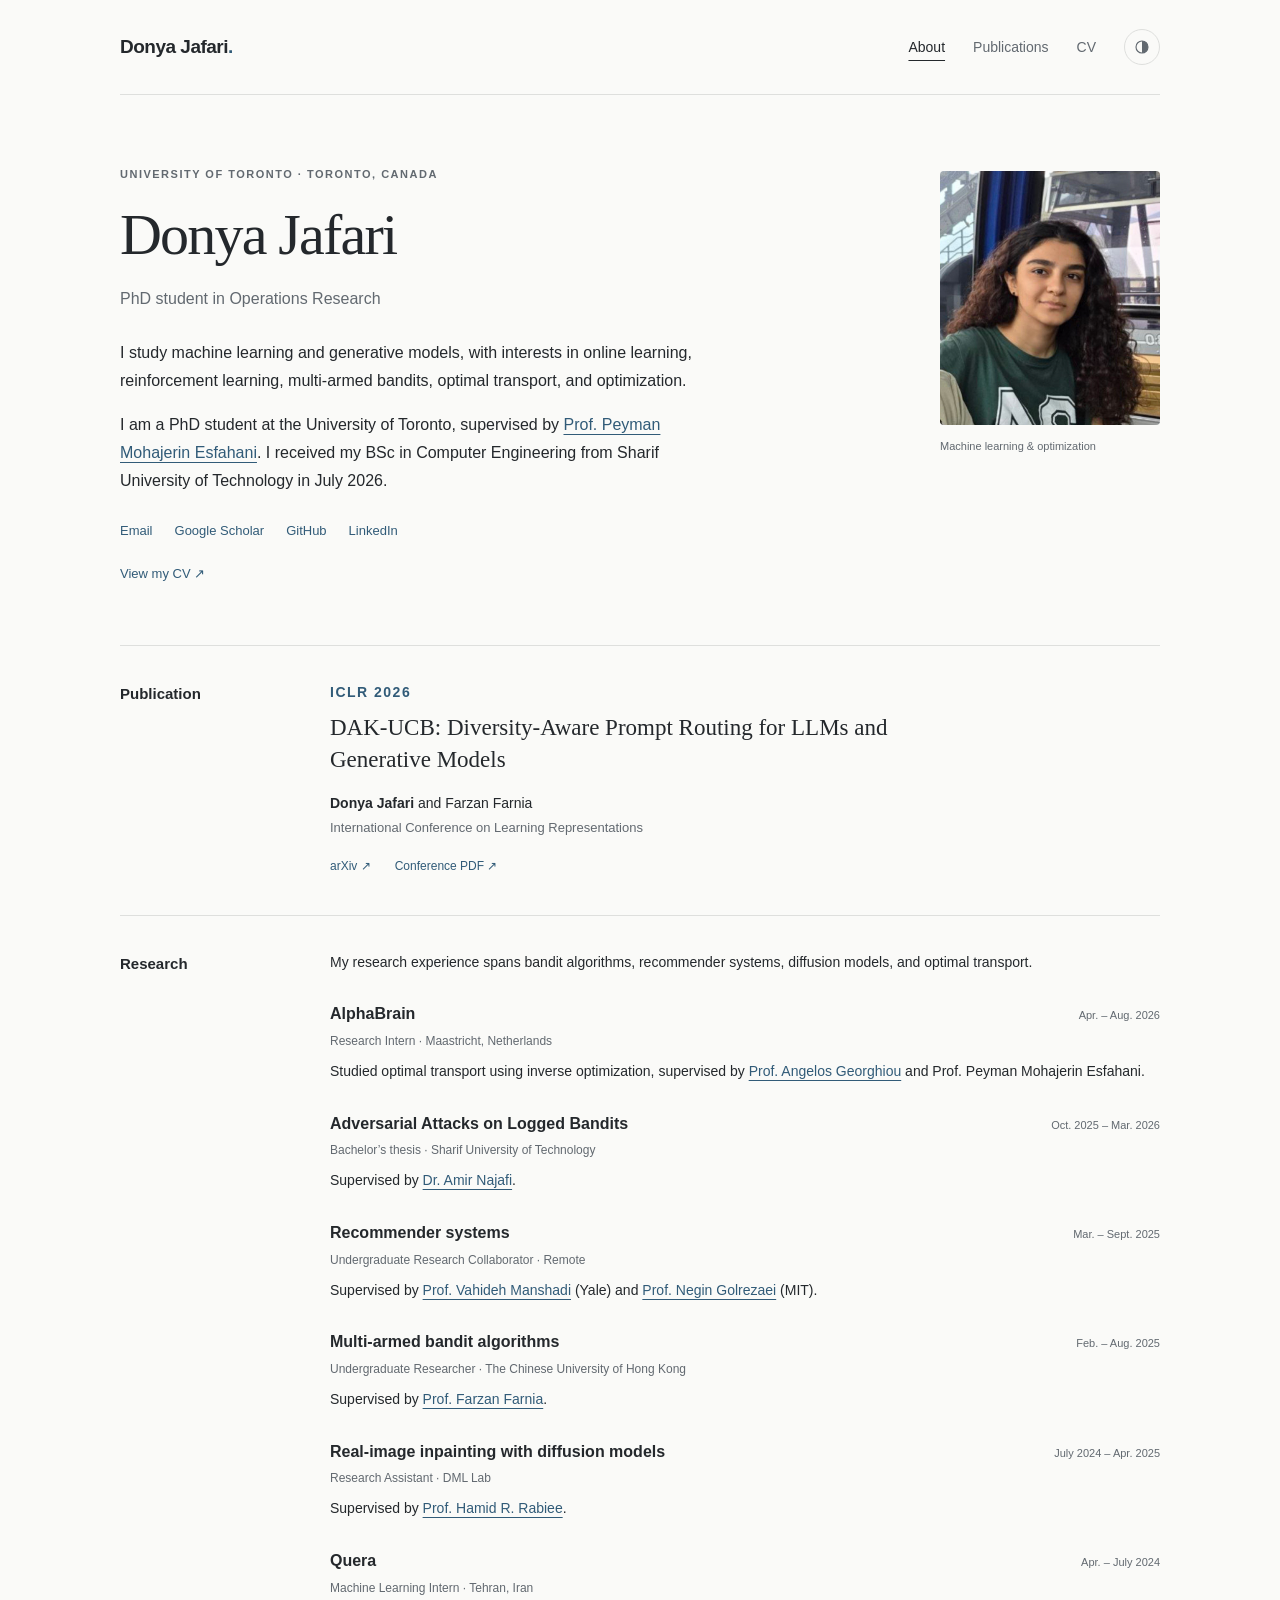
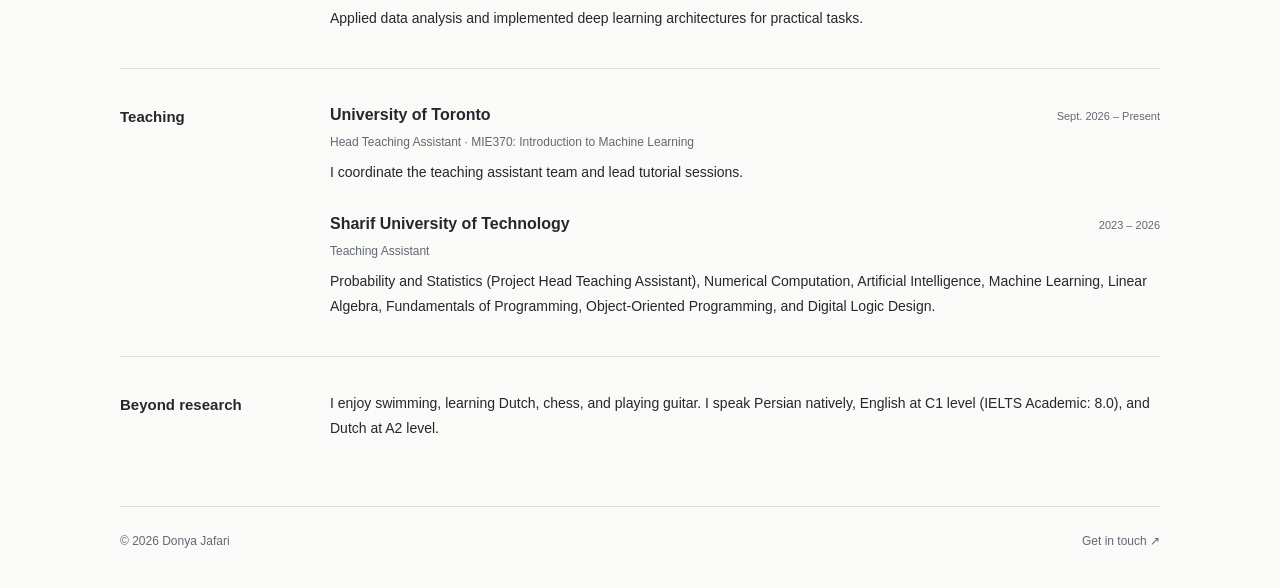
<file: index.html>
<!doctype html>
<html lang="en">
<head>
  <meta charset="utf-8">
  <meta name="viewport" content="width=device-width, initial-scale=1">
  <meta name="description" content="Donya Jafari, PhD student at the University of Toronto. Research in machine learning, bandits, online learning, and optimization.">
  <meta name="theme-color" content="#fafaf8">
  <title>About · Donya Jafari</title>
  <script src="theme.js"></script>
  <link rel="stylesheet" href="styles.css">
</head>
<body>
  <a class="skip-link" href="#main">Skip to content</a>
  <header class="site-header container">
    <nav aria-label="Main navigation">
      <a class="wordmark" href="./">Donya Jafari<span class="wordmark-dot">.</span></a>
      <div class="nav-links"><a href="about.html" aria-current="page">About</a>
<a href="publications.html">Publications</a>
<a href="cv.html">CV</a></div>
      <button class="theme-toggle" type="button" aria-label="Switch to dark theme" aria-pressed="false" hidden><svg viewBox="0 0 24 24" width="18" height="18" fill="none" stroke="currentColor" stroke-width="1.5" aria-hidden="true"><circle cx="12" cy="12" r="8"/><path d="M12 4a8 8 0 0 1 0 16Z" fill="currentColor" stroke="none"/></svg></button>
    </nav>
  </header>
  <main id="main" class="container" tabindex="-1">
<section class="intro">
  <div class="intro-copy">
    <p class="eyebrow">University of Toronto · Toronto, Canada</p>
    <h1>Donya Jafari</h1>
    <p class="role">PhD student in Operations Research</p>
    <p>I study machine learning and generative models, with interests in online learning, reinforcement learning, multi-armed bandits, optimal transport, and optimization.</p>
    <p>I am a PhD student at the University of Toronto, supervised by <a href="https://scholar.google.com/citations?user=ZTan-7YAAAAJ">Prof. Peyman Mohajerin Esfahani</a>. I received my BSc in Computer Engineering from Sharif University of Technology in July 2026.</p>
    <div class="social-links"><a href="mailto:donya.jafari@mail.utoronto.ca">Email</a><a href="https://scholar.google.com/citations?user=WCK7U_UAAAAJ&amp;hl=en">Google Scholar</a><a href="https://github.com/Donya-Jafari">GitHub</a><a href="https://linkedin.com/in/donyajafari">LinkedIn</a></div>
    <a class="text-link" href="Donya_Jafari_CV.pdf?v=b7afe9db0399">View my CV <span aria-hidden="true">↗</span></a>
  </div>
  <figure class="portrait"><img src="image.png" alt="Portrait of Donya Jafari" width="260" height="300"><figcaption>Machine learning &amp; optimization</figcaption></figure>
</section>
<section class="section-row" aria-labelledby="publication-title"><h2 id="publication-title">Publication</h2><div class="section-content"><article class="publication"><p class="eyebrow">ICLR 2026</p><h3><a href="https://arxiv.org/abs/2603.23140">DAK-UCB: Diversity-Aware Prompt Routing for LLMs and Generative Models</a></h3><p class="authors"><strong>Donya Jafari</strong> and Farzan Farnia</p><p class="venue">International Conference on Learning Representations</p><div class="paper-links"><a href="https://arxiv.org/abs/2603.23140">arXiv <span aria-hidden="true">↗</span></a><a href="ICLR2026_CameraReady-5.pdf">Conference PDF <span aria-hidden="true">↗</span></a></div></article></div></section>
<section class="section-row" aria-labelledby="research-title">
  <h2 id="research-title">Research</h2>
  <div class="section-content">
    <p>My research experience spans bandit algorithms, recommender systems, diffusion models, and optimal transport.</p>
    <div class="experience"><div class="entry-heading"><h3>AlphaBrain</h3><span class="date">Apr. – Aug. 2026</span></div><p class="entry-role">Research Intern · Maastricht, Netherlands</p><p>Studied optimal transport using inverse optimization, supervised by <a href="https://www.ucy.ac.cy/directory/profile/ageorg07">Prof. Angelos Georghiou</a> and Prof. Peyman Mohajerin Esfahani.</p></div>
    <div class="experience"><div class="entry-heading"><h3>Adversarial Attacks on Logged Bandits</h3><span class="date">Oct. 2025 – Mar. 2026</span></div><p class="entry-role">Bachelor’s thesis · Sharif University of Technology</p><p>Supervised by <a href="https://scholar.google.com/citations?user=N_zYPC0AAAAJ">Dr. Amir Najafi</a>.</p></div>
    <div class="experience"><div class="entry-heading"><h3>Recommender systems</h3><span class="date">Mar. – Sept. 2025</span></div><p class="entry-role">Undergraduate Research Collaborator · Remote</p><p>Supervised by <a href="https://som.yale.edu/faculty-research/faculty-directory/vahideh-manshadi">Prof. Vahideh Manshadi</a> (Yale) and <a href="https://www.mit.edu/~golrezae/">Prof. Negin Golrezaei</a> (MIT).</p></div>
    <div class="experience"><div class="entry-heading"><h3>Multi-armed bandit algorithms</h3><span class="date">Feb. – Aug. 2025</span></div><p class="entry-role">Undergraduate Researcher · The Chinese University of Hong Kong</p><p>Supervised by <a href="https://www.cse.cuhk.edu.hk/people/faculty/farzan-farnia/">Prof. Farzan Farnia</a>.</p></div>
    <div class="experience"><div class="entry-heading"><h3>Real-image inpainting with diffusion models</h3><span class="date">July 2024 – Apr. 2025</span></div><p class="entry-role">Research Assistant · DML Lab</p><p>Supervised by <a href="https://sharif.edu/~rabiee/">Prof. Hamid R. Rabiee</a>.</p></div>
    <div class="experience"><div class="entry-heading"><h3>Quera</h3><span class="date">Apr. – July 2024</span></div><p class="entry-role">Machine Learning Intern · Tehran, Iran</p><p>Applied data analysis and implemented deep learning architectures for practical tasks.</p></div>
  </div>
</section>
<section class="section-row" aria-labelledby="teaching-title"><h2 id="teaching-title">Teaching</h2><div class="section-content">
  <div class="experience"><div class="entry-heading"><h3>University of Toronto</h3><span class="date">Sept. 2026 – Present</span></div><p class="entry-role">Head Teaching Assistant · MIE370: Introduction to Machine Learning</p><p>I coordinate the teaching assistant team and lead tutorial sessions.</p></div>
  <div class="experience"><div class="entry-heading"><h3>Sharif University of Technology</h3><span class="date">2023 – 2026</span></div><p class="entry-role">Teaching Assistant</p><p>Probability and Statistics (Project Head Teaching Assistant), Numerical Computation, Artificial Intelligence, Machine Learning, Linear Algebra, Fundamentals of Programming, Object-Oriented Programming, and Digital Logic Design.</p></div>
</div></section>
<section class="section-row" aria-labelledby="beyond-title"><h2 id="beyond-title">Beyond research</h2><div class="section-content"><p>I enjoy swimming, learning Dutch, chess, and playing guitar. I speak Persian natively, English at C1 level (IELTS Academic: 8.0), and Dutch at A2 level.</p></div></section>
</main>
  <footer class="site-footer container"><span>© 2026 Donya Jafari</span><a href="mailto:donya.jafari@mail.utoronto.ca">Get in touch <span aria-hidden="true">↗</span></a></footer>
</body>
</html>
</file>
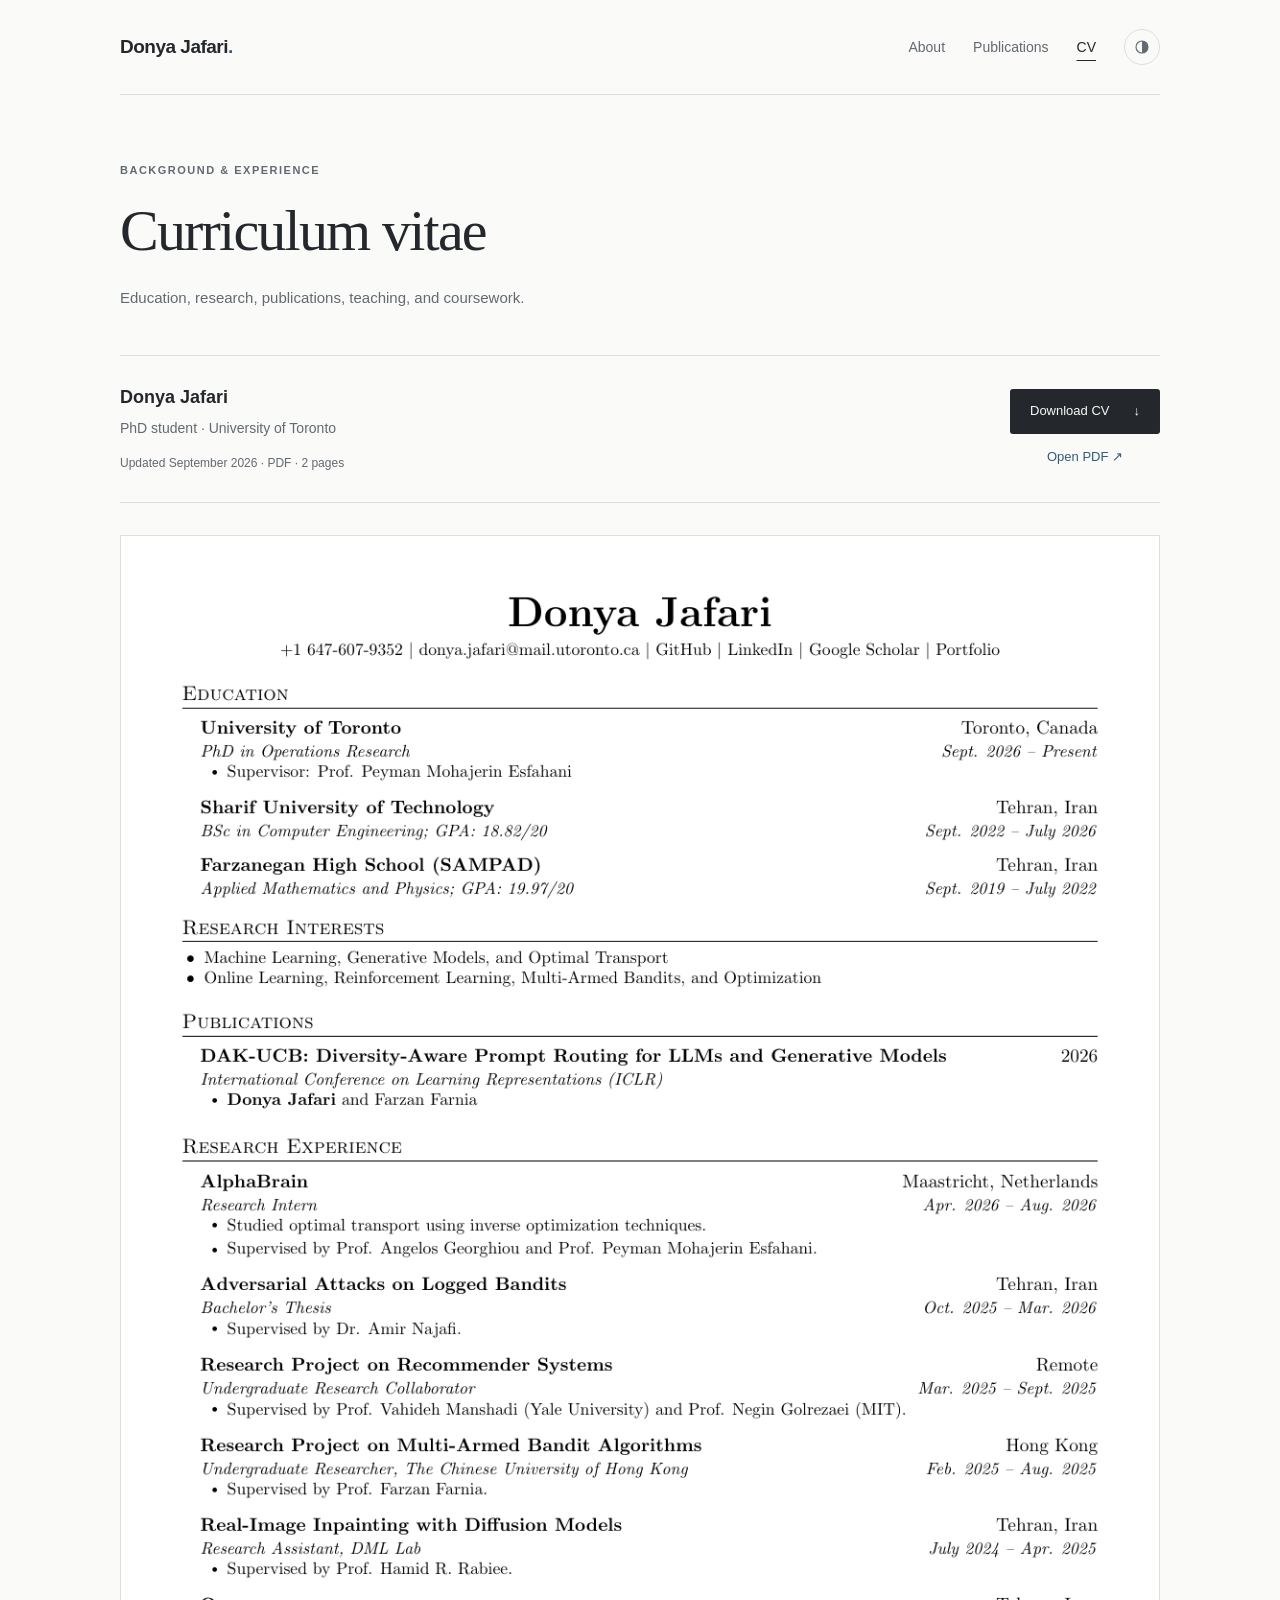
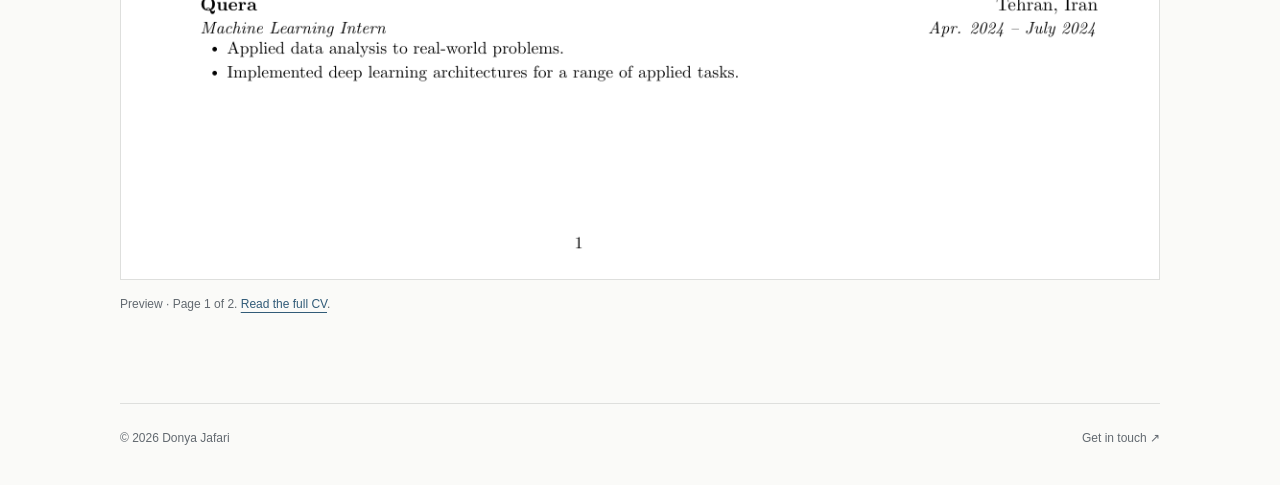
<file: cv.html>
<!doctype html>
<html lang="en">
<head>
  <meta charset="utf-8">
  <meta name="viewport" content="width=device-width, initial-scale=1">
  <meta name="description" content="View or download Donya Jafari’s academic CV, including education, research, publications, and teaching experience.">
  <meta name="theme-color" content="#fafaf8">
  <title>Curriculum vitae · Donya Jafari</title>
  <script src="theme.js"></script>
  <link rel="stylesheet" href="styles.css">
</head>
<body>
  <a class="skip-link" href="#main">Skip to content</a>
  <header class="site-header container">
    <nav aria-label="Main navigation">
      <a class="wordmark" href="./">Donya Jafari<span class="wordmark-dot">.</span></a>
      <div class="nav-links"><a href="about.html">About</a>
<a href="publications.html">Publications</a>
<a href="cv.html" aria-current="page">CV</a></div>
      <button class="theme-toggle" type="button" aria-label="Switch to dark theme" aria-pressed="false" hidden><svg viewBox="0 0 24 24" width="18" height="18" fill="none" stroke="currentColor" stroke-width="1.5" aria-hidden="true"><circle cx="12" cy="12" r="8"/><path d="M12 4a8 8 0 0 1 0 16Z" fill="currentColor" stroke="none"/></svg></button>
    </nav>
  </header>
  <main id="main" class="container" tabindex="-1"><header class="page-heading"><p class="eyebrow">Background &amp; experience</p><h1>Curriculum vitae</h1><p>Education, research, publications, teaching, and coursework.</p></header>
<section class="cv-summary" aria-label="CV download"><div><h2>Donya Jafari</h2><p>PhD student · University of Toronto</p><p class="document-meta">Updated September 2026 · PDF · 2 pages</p></div><div class="cv-actions"><a class="button" href="Donya_Jafari_CV.pdf?v=b7afe9db0399" download>Download CV <span aria-hidden="true">↓</span></a><a class="text-link" href="Donya_Jafari_CV.pdf?v=b7afe9db0399">Open PDF <span aria-hidden="true">↗</span></a></div></section>
<figure class="cv-preview"><a href="Donya_Jafari_CV.pdf?v=b7afe9db0399" aria-label="Open the complete two-page CV"><img src="assets/cv-preview.png?v=c6af81724fee" width="1082" height="1400" alt="First-page preview of Donya Jafari’s academic CV. Open the PDF to read the complete document." loading="lazy"></a><figcaption>Preview · Page 1 of 2. <a href="Donya_Jafari_CV.pdf?v=b7afe9db0399">Read the full CV</a>.</figcaption></figure></main>
  <footer class="site-footer container"><span>© 2026 Donya Jafari</span><a href="mailto:donya.jafari@mail.utoronto.ca">Get in touch <span aria-hidden="true">↗</span></a></footer>
</body>
</html>
</file>
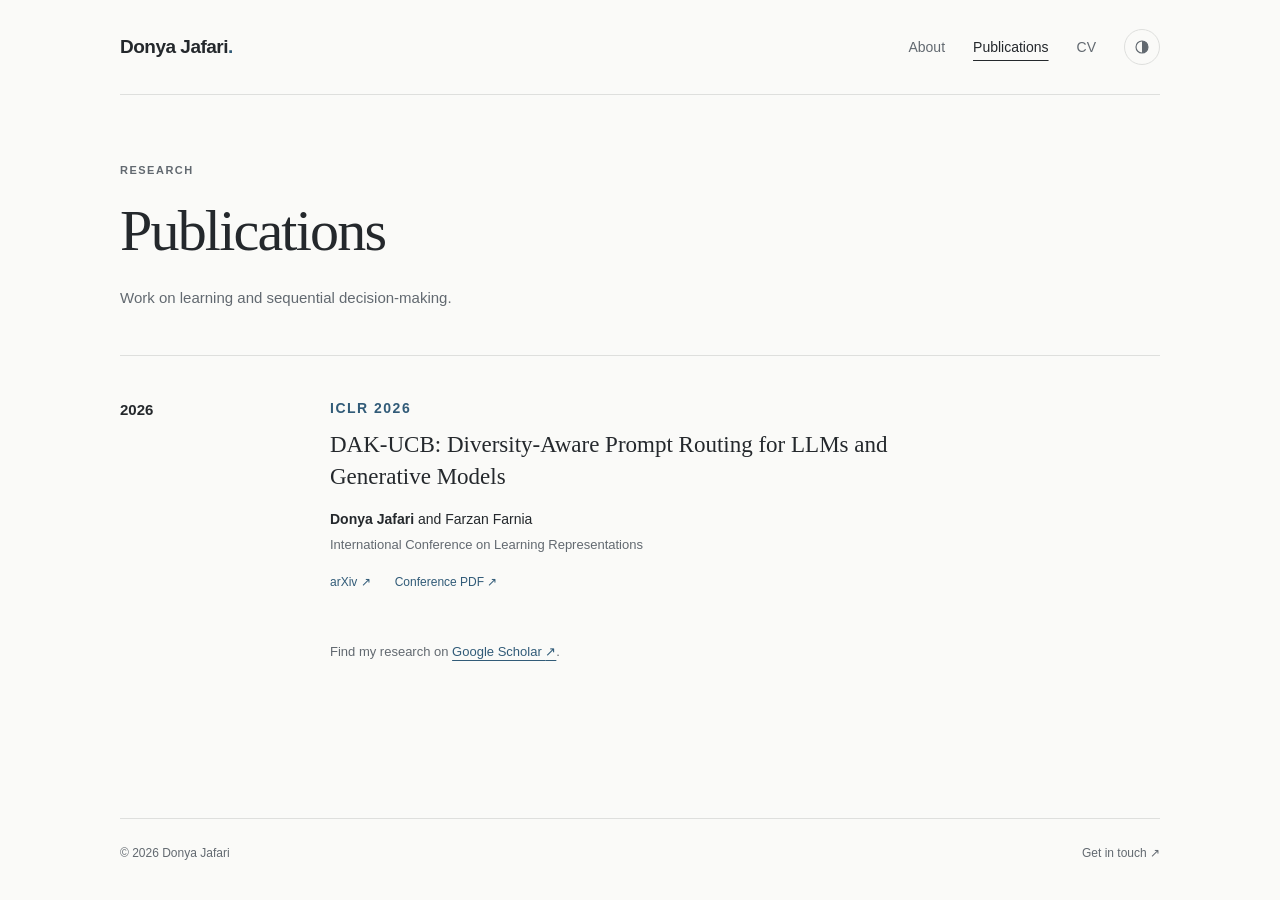
<file: publications.html>
<!doctype html>
<html lang="en">
<head>
  <meta charset="utf-8">
  <meta name="viewport" content="width=device-width, initial-scale=1">
  <meta name="description" content="Research publications by Donya Jafari in machine learning and bandit algorithms.">
  <meta name="theme-color" content="#fafaf8">
  <title>Publications · Donya Jafari</title>
  <script src="theme.js"></script>
  <link rel="stylesheet" href="styles.css">
</head>
<body>
  <a class="skip-link" href="#main">Skip to content</a>
  <header class="site-header container">
    <nav aria-label="Main navigation">
      <a class="wordmark" href="./">Donya Jafari<span class="wordmark-dot">.</span></a>
      <div class="nav-links"><a href="about.html">About</a>
<a href="publications.html" aria-current="page">Publications</a>
<a href="cv.html">CV</a></div>
      <button class="theme-toggle" type="button" aria-label="Switch to dark theme" aria-pressed="false" hidden><svg viewBox="0 0 24 24" width="18" height="18" fill="none" stroke="currentColor" stroke-width="1.5" aria-hidden="true"><circle cx="12" cy="12" r="8"/><path d="M12 4a8 8 0 0 1 0 16Z" fill="currentColor" stroke="none"/></svg></button>
    </nav>
  </header>
  <main id="main" class="container" tabindex="-1"><header class="page-heading"><p class="eyebrow">Research</p><h1>Publications</h1><p>Work on learning and sequential decision-making.</p></header><section class="section-row publications-row" aria-labelledby="year-2026"><h2 id="year-2026">2026</h2><div class="section-content"><article class="publication"><p class="eyebrow">ICLR 2026</p><h3><a href="https://arxiv.org/abs/2603.23140">DAK-UCB: Diversity-Aware Prompt Routing for LLMs and Generative Models</a></h3><p class="authors"><strong>Donya Jafari</strong> and Farzan Farnia</p><p class="venue">International Conference on Learning Representations</p><div class="paper-links"><a href="https://arxiv.org/abs/2603.23140">arXiv <span aria-hidden="true">↗</span></a><a href="ICLR2026_CameraReady-5.pdf">Conference PDF <span aria-hidden="true">↗</span></a></div></article></div></section><p class="scholar-note">Find my research on <a href="https://scholar.google.com/citations?user=WCK7U_UAAAAJ&amp;hl=en">Google Scholar <span aria-hidden="true">↗</span></a>.</p></main>
  <footer class="site-footer container"><span>© 2026 Donya Jafari</span><a href="mailto:donya.jafari@mail.utoronto.ca">Get in touch <span aria-hidden="true">↗</span></a></footer>
</body>
</html>
</file>
<file: styles.css>
:root {
  color-scheme: light;
  --bg: #fafaf8;
  --text: #24282c;
  --muted: #626970;
  --line: #dedfdd;
  --accent: #315b78;
  --surface: #f0f1ee;
}
:root[data-theme="dark"] {
  color-scheme: dark;
  --bg: #181c20;
  --text: #e8e9e6;
  --muted: #adb4b9;
  --line: #363d43;
  --accent: #a4c7e1;
  --surface: #22282e;
}
* { box-sizing: border-box; }
body { margin: 0; background: var(--bg); color: var(--text); font: 16px/1.75 -apple-system, BlinkMacSystemFont, "Segoe UI", sans-serif; -webkit-font-smoothing: antialiased; }
.container { width: min(1040px, calc(100% - 96px)); margin-inline: auto; }
a { color: var(--accent); text-decoration-thickness: 1px; text-underline-offset: 4px; }
a:hover { text-decoration: underline; }
a:focus-visible, button:focus-visible { outline: 2px solid var(--accent); outline-offset: 5px; border-radius: 2px; }
p { margin: 0 0 16px; }
h1, h2, h3 { margin: 0; color: var(--text); }
h1 { font: 400 clamp(40px, 5vw, 58px)/1.15 Georgia, "Times New Roman", serif; letter-spacing: -1.8px; }
h2 { font-size: 15px; font-weight: 600; line-height: 1.5; }
h3 { font-size: 16px; font-weight: 600; line-height: 1.55; }
.site-header { border-bottom: 1px solid var(--line); }
nav { min-height: 94px; display: flex; align-items: center; gap: 28px; }
.wordmark { color: var(--text); text-decoration: none; font-size: 19px; font-weight: 600; letter-spacing: -.5px; margin-right: auto; }
.wordmark-dot { color: var(--accent); }
.nav-links { display: flex; gap: 28px; font-size: 14px; }
.nav-links a { color: var(--muted); text-decoration: none; padding-block: 10px; }
.nav-links a[aria-current="page"] { color: var(--text); text-decoration: underline; text-underline-offset: 8px; }
.nav-links a:hover { color: var(--text); }
.theme-toggle { width: 36px; height: 36px; display: inline-grid; place-items: center; border: 1px solid var(--line); border-radius: 50%; color: var(--muted); background: transparent; cursor: pointer; }
.theme-toggle[hidden] { display: none; }
.theme-toggle:hover { color: var(--text); border-color: var(--muted); }
.skip-link { position: absolute; left: 24px; top: -80px; padding: 8px 16px; background: var(--bg); z-index: 2; }
.skip-link:focus { top: 12px; }
.intro { display: grid; grid-template-columns: minmax(0, 1fr) 220px; gap: 70px; align-items: start; padding: 70px 0 58px; }
.eyebrow { font-size: 11px; text-transform: uppercase; letter-spacing: 1.5px; color: var(--muted); margin-bottom: 18px; font-weight: 600; }
.role { color: var(--muted); font-size: 16px; margin: 16px 0 26px; }
.intro-copy > p:not(.eyebrow):not(.role) { max-width: 66ch; }
.portrait { margin: 6px 0 0; }
.portrait img { display: block; width: 100%; height: auto; aspect-ratio: 13 / 15; object-fit: cover; border-radius: 4px; }
.portrait figcaption { color: var(--muted); font-size: 11px; margin-top: 12px; }
.social-links { display: flex; flex-wrap: wrap; gap: 10px 22px; margin: 25px 0 16px; font-size: 13px; }
.social-links a, .text-link, .paper-links a { text-decoration: none; }
.social-links a:hover, .text-link:hover, .paper-links a:hover { text-decoration: underline; }
.text-link { font-size: 13px; font-weight: 500; }
.section-row { display: grid; grid-template-columns: 170px minmax(0, 1fr); gap: 40px; border-top: 1px solid var(--line); padding: 34px 0 38px; }
.section-row > h2 { padding-top: 3px; }
.section-content { min-width: 0; }
.section-content > p:last-child { margin-bottom: 0; }
.section-content p { font-size: 14px; }
.experience { margin-top: 28px; }
.experience:first-child { margin-top: 0; }
.entry-heading { display: flex; align-items: baseline; justify-content: space-between; gap: 16px; }
.date { color: var(--muted); font-size: 11px; white-space: nowrap; font-variant-numeric: tabular-nums; }
.experience p { margin-bottom: 0; }
.experience .entry-role { color: var(--muted); font-size: 12px; margin: 4px 0 7px; }
.publication .eyebrow { margin-bottom: 8px; color: var(--accent); }
.publication h3 { font-family: Georgia, "Times New Roman", serif; font-weight: 400; font-size: 23px; line-height: 1.4; max-width: 650px; }
.publication h3 a { color: var(--text); text-decoration: none; }
.publication h3 a:hover { text-decoration: underline; }
.publication .authors { margin: 14px 0 2px; font-size: 14px; }
.authors strong { font-weight: 600; }
.publication .venue { color: var(--muted); font-size: 13px; margin-bottom: 16px; }
.paper-links { display: flex; gap: 24px; font-size: 12px; }
.page-heading { padding: 66px 0 44px; }
.page-heading > p:last-child { color: var(--muted); margin: 20px 0 0; font-size: 15px; }
.page-heading .eyebrow { margin-top: 0; }
.publications-row { padding-block: 40px; }
.scholar-note { font-size: 13px; color: var(--muted); margin: 8px 0 80px 210px; }
.cv-summary { border-block: 1px solid var(--line); padding: 28px 0; display: flex; align-items: center; justify-content: space-between; gap: 24px; }
.cv-summary h2 { font-size: 18px; }
.cv-summary p { font-size: 14px; margin: 5px 0 0; color: var(--muted); }
.cv-summary .document-meta { font-size: 12px; margin-top: 12px; }
.cv-actions { display: flex; flex-direction: column; align-items: center; gap: 12px; }
.button { background: var(--text); color: var(--bg); display: inline-flex; gap: 24px; padding: 11px 20px; border-radius: 3px; text-decoration: none; font-size: 13px; font-weight: 500; }
.button:hover { opacity: .85; text-decoration: none; }
.cv-preview { margin: 32px 0 60px; }
.cv-preview img { display: block; width: 100%; height: auto; border: 1px solid var(--line); background: white; }
.cv-preview figcaption { margin-top: 14px; font-size: 12px; color: var(--muted); }
.site-footer { border-top: 1px solid var(--line); margin-top: 28px; padding-block: 24px 36px; display: flex; justify-content: space-between; gap: 20px; font-size: 12px; color: var(--muted); }
.site-footer a { color: var(--muted); text-decoration: none; }
body { min-height: 100vh; display: flex; flex-direction: column; }
main { flex: 1; }
@media (max-width: 850px) {
  .container { width: calc(100% - 56px); }
  .intro { grid-template-columns: minmax(0, 1fr) 170px; gap: 32px; }
  .section-row { grid-template-columns: 130px minmax(0, 1fr); gap: 24px; }
  .entry-heading { display: block; }
  .date { display: block; margin-top: 3px; }
  .scholar-note { margin-left: 154px; }
}
@media (max-width: 600px) {
  .container { width: calc(100% - 40px); }
  nav { min-height: 78px; gap: 16px; flex-wrap: wrap; padding-block: 18px; }
  .wordmark { font-size: 17px; }
  .nav-links { gap: 16px; font-size: 12px; }
  .theme-toggle { width: 30px; height: 30px; }
  .intro { display: flex; flex-direction: column; gap: 28px; padding: 38px 0; }
  .portrait { order: -1; display: flex; align-items: center; gap: 16px; margin: 0; }
  .portrait img { width: 90px; height: 104px; }
  .portrait figcaption { max-width: 130px; margin: 0; }
  h1 { font-size: 42px; }
  .eyebrow { font-size: 10px; }
  .role { margin-block: 12px 22px; }
  .intro-copy p { font-size: 15px; }
  .section-row { grid-template-columns: 1fr; gap: 20px; padding-block: 26px 30px; }
  .section-row > h2 { color: var(--muted); font-size: 12px; }
  .publication h3 { font-size: 22px; }
  .page-heading { padding: 38px 0 30px; }
  .scholar-note { margin: 0 0 50px; }
  .cv-summary { align-items: flex-start; flex-direction: column; }
  .cv-actions { flex-direction: row; gap: 24px; }

}
@media (max-width: 370px) {
  nav { gap: 10px; }
  .nav-links { gap: 12px; }
  .wordmark { flex-basis: calc(100% - 46px); }
  .theme-toggle { order: 1; }
  .nav-links { order: 2; flex-basis: 100%; }
}
@media print {
  .site-header, .site-footer, .theme-toggle, .skip-link, .cv-preview { display: none; }
  :root { --bg: #fff; --text: #000; --muted: #444; --accent: #000; --line: #ccc; }
  .container { width: 100%; }
  .intro, .page-heading { padding-top: 0; }
  .experience, .publication { break-inside: avoid; }
}
</file>
